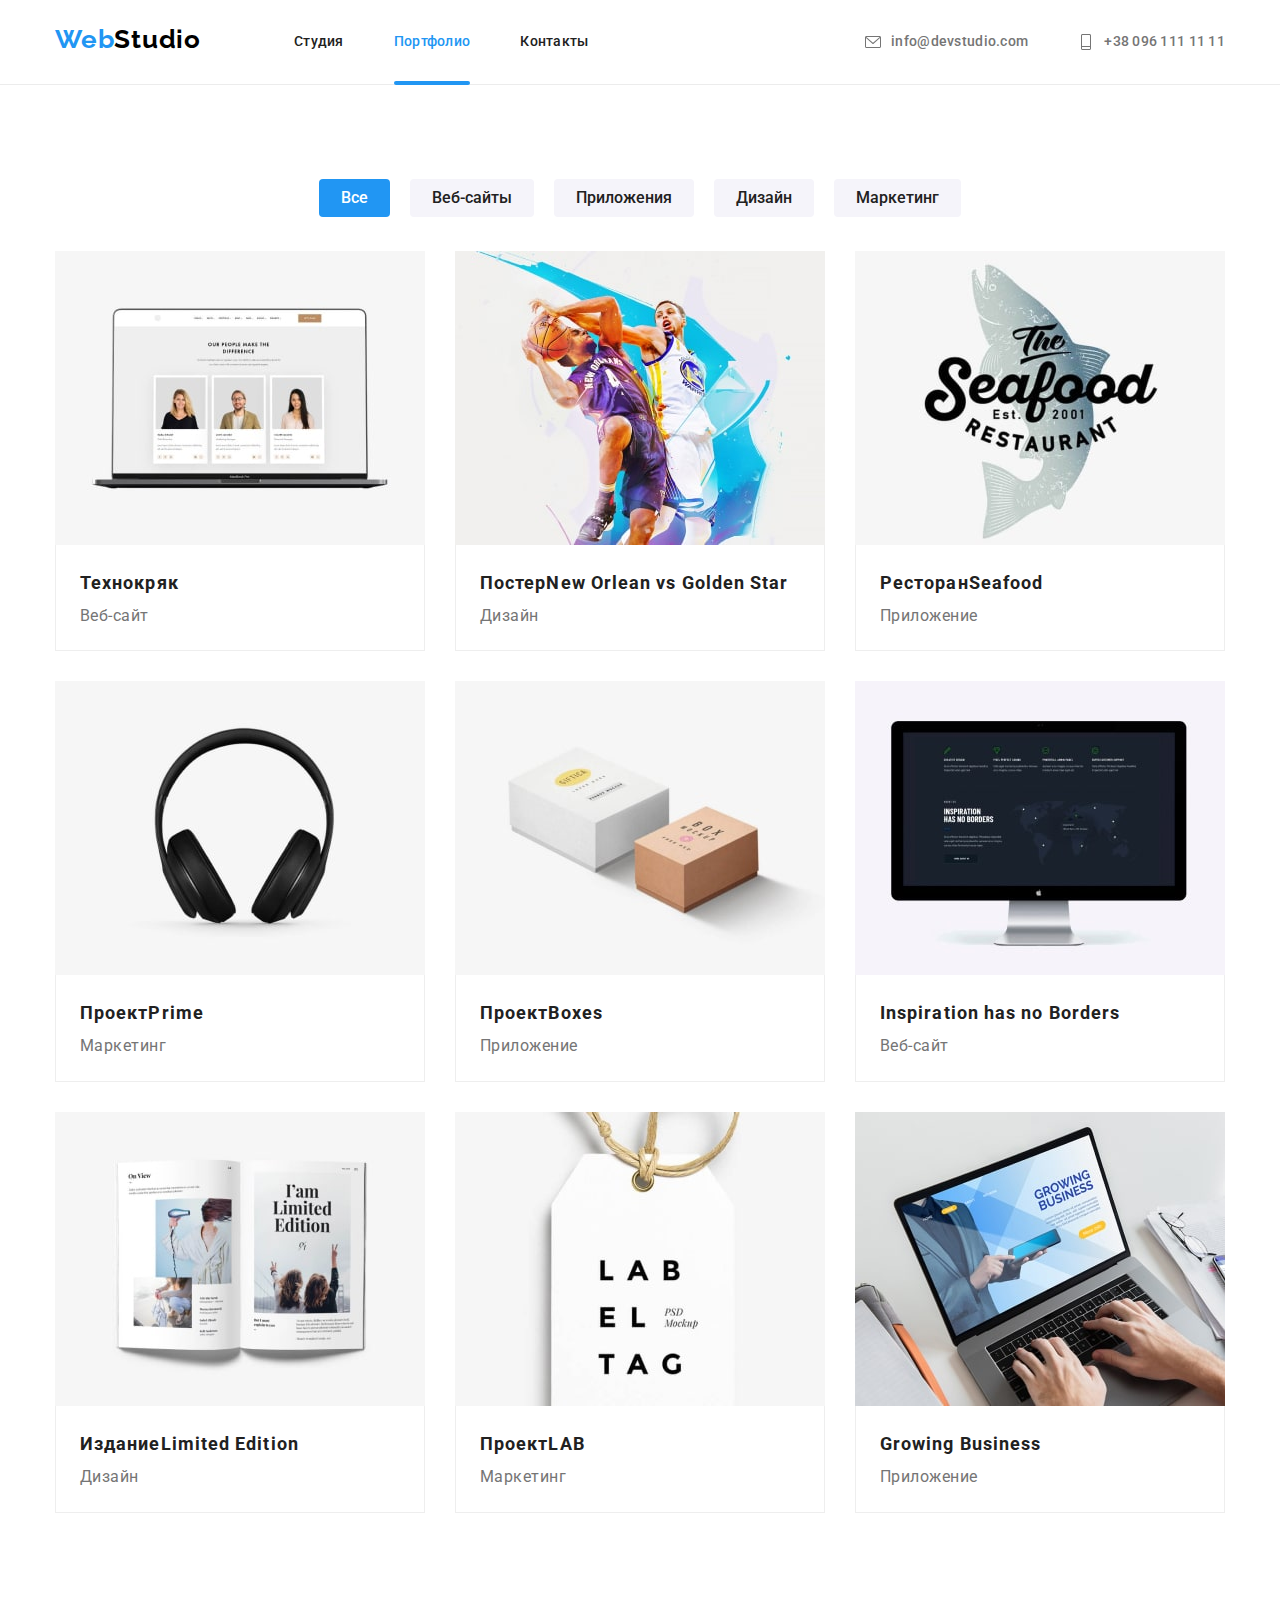
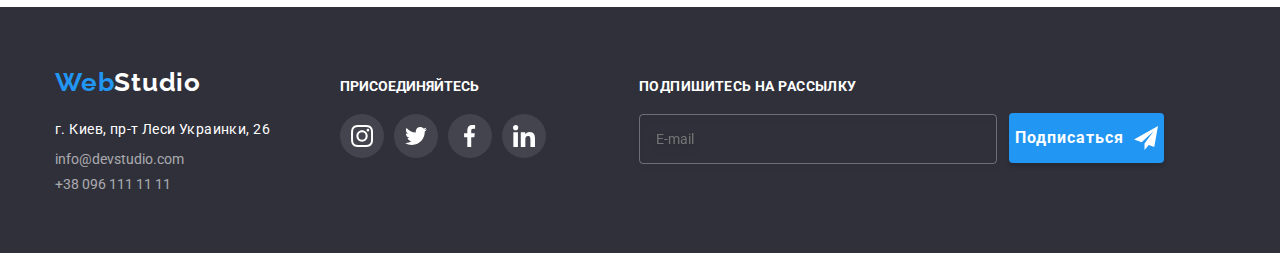
<file: portfolio.html>
<!DOCTYPE html>
<html lang="ru">
<head>
   <meta charset="UTF-8">
   <meta http-equiv="X-UA-Compatible" content="IE=edge">
   <meta name="viewport" content="width=device-width, initial-scale=1.0">
   <title>Портфолио</title>
   <link href="https://fonts.googleapis.com/css2?family=Raleway:wght@700&family=Roboto:wght@400;500;700;900&display=swap"
      rel="stylesheet">
   <link rel="stylesheet" href="https://cdnjs.cloudflare.com/ajax/libs/modern-normalize/1.1.0/modern-normalize.min.css" />
   <link rel="stylesheet" href="./css/styles.css">
</head>
<body>
      <!-- Верхняя шапка -->
      <header class="header">
         <div class="container head">
         <a href="./index.html" rel="noopener noreferrer" class="logo" lang="en">Web<span class="logo-primary">Studio</span></a>
         <nav class="nav">
            <ul class="nav-list">
               <li class="nav-item"><a class="nav-link" href="./index.html">Студия</a></li>
               <li class="nav-item"><a class="nav-link curent" href="./portfolio.html">Портфолио</a></li>
               <li class="nav-item"><a class="nav-link" href="">Контакты</a></li>
            </ul>
         </nav>
            <ul class="contact-list">
               <li class="contact-item">
                  <a class="contact-link" href="mailto:info@devstudio.com"> <svg class="icon-contact">
                     <use href="./images/icon/icons.svg#icon-mail-icon" ></use>
                  </svg>info@devstudio.com</a>
               </li>
               <li class="contact-item">
                  <a class="contact-link" href="tel:+380961111111"><svg class="icon-contact">
                     <use href="./images/icon/icons.svg#icon-phone-icon" ></use>
                  </svg>+38 096 111 11 11</a>
               </li>
            </ul>
         </div>
      </header>
      <main>
         <!-- Верхняя линия -->
      <section class="section content">
         <div class="container content">
            <h1 class="visually-hidden">Портфолио</h1>
            <ul class="content-primary-list">
               <li class="content-list">
                  <button class="content-button curent" type="button">Все</button>
               </li>
               <li class="content-list">
                  <button class="content-button" type="button">Веб-сайты</button>
               </li>
               <li class="content-list">
                  <button class="content-button" type="button">Приложения</button>
               </li>
               <li class="content-list">
                  <button class="content-button" type="button">Дизайн</button>
               </li>
               <li class="content-list">
                  <button class="content-button" type="button">Маркетинг</button>
               </li>
            </ul>
            <ul class="content-secondary-list">
               <li class="wrap-items">
                  <a href="" class="content-link">
                     <div class="content-overlay-box">
                        <img class="content-image" width="370" height="294" src="./images/portfolio-img1-min.jpg" alt="Ноутбук">
                        <div class="content-overlay">
                           <p class="content-overlay-caption">
                              Технокряк это современная площадка распространения коронавируса. Компании используют эту платформу для цифрового
                              шпионажа и атак на защищённые сервера конкурентов.
                           </p>
                        </div>
                     </div>
                     <div class="content-block">
                        <h2 class="content-title">Технокряк</h2>
                        <p class="content-text">Веб-сайт</p>
                     </div>
                  </a>
               </li>
               <li class="wrap-items">
                  <a href="" class="content-link">
                     <div class="content-overlay-box">
                        <img class="content-image" width="370" height="294" src="./images/portfolio-img2-min.jpg" alt="Постер">
                        <div class="content-overlay">
                           <p class="content-overlay-caption">
                              Lorem ipsum dolor sit amet consectetur adipisicing elit. Inventore culpa dignissimos vero dicta. Aspernatur eos voluptate dignissimos enim obcaecati ducimus?
                           </p>
                        </div>
                     </div>
                     <div class="content-block">
                        <h2 class="content-title">Постер<span lang="en">New Orlean vs Golden Star</span></h2>
                        <p class="content-text">Дизайн</p>
                     </div>
                  </a>
               </li>
               <li class="wrap-items">
                  <a href="" class="content-link">
                     <div class="content-overlay-box">
                        <img class="content-image" width="370" height="294" src="./images/portfolio-img3-min.jpg" alt="Ресторан">
                        <div class="content-overlay">
                           <p class="content-overlay-caption">
                              Lorem ipsum dolor sit amet consectetur adipisicing elit. Inventore culpa dignissimos vero dicta. Aspernatur eos
                              voluptate dignissimos enim obcaecati ducimus?
                           </p>
                        </div>
                     </div>
                     <div class="content-block">
                        <h2 class="content-title">Ресторан<span lang="en">Seafood</span></h2>
                        <p class="content-text">Приложение</p>
                     </div>
                  </a>
               </li>
               <li class="wrap-items">
                  <a href="" class="content-link">
                     <div class="content-overlay-box">
                        <img class="content-image" width="370" height="294" src="./images/portfolio-img4-min.jpg" alt="Наушник">
                        <div class="content-overlay">
                           <p class="content-overlay-caption">
                              Lorem ipsum dolor sit amet consectetur adipisicing elit. Inventore culpa dignissimos vero dicta. Aspernatur eos
                              voluptate dignissimos enim obcaecati ducimus?
                           </p>
                        </div>
                     </div>
                     <div class="content-block">
                        <h2 class="content-title">Проект<span lang="en">Prime</span></h2>
                        <p class="content-text">Маркетинг</p>
                     </div>
                  </a>
               </li>
               <li class="wrap-items">
                  <a href="" class="content-link">
                     <div class="content-overlay-box">
                        <img class="content-image" width="370" height="294" src="./images/portfolio-img5-min.jpg" alt="Коробки">
                        <div class="content-overlay">
                           <p class="content-overlay-caption">
                              Lorem ipsum dolor sit amet consectetur adipisicing elit. Inventore culpa dignissimos vero dicta. Aspernatur eos
                              voluptate dignissimos enim obcaecati ducimus?
                           </p>
                        </div>
                     </div>
                     <div class="content-block">
                        <h2 class="content-title">Проект<span lang="en">Boxes</span></h2>
                        <p class="content-text">Приложение</p>
                     </div>
                  </a>
               </li>
               <li class="wrap-items">
                  <a href="" class="content-link">
                     <div class="content-overlay-box">
                        <img class="content-image" width="370" height="294" src="./images/portfolio-img6-min.jpg" alt="Компьютер">
                        <div class="content-overlay">
                           <p class="content-overlay-caption">
                              Lorem ipsum dolor sit amet consectetur adipisicing elit. Inventore culpa dignissimos vero dicta. Aspernatur eos
                              voluptate dignissimos enim obcaecati ducimus?
                           </p>
                        </div>
                     </div>
                     <div class="content-block">
                        <h2 class="content-title" lang="en">Inspiration has no Borders</h2>
                        <p class="content-text">Веб-сайт</p>
                     </div>
                  </a>
               </li>
               <li class="wrap-items">
                  <a href="" class="content-link">
                     <div class="content-overlay-box">
                        <img class="content-image" width="370" height="294" src="./images/portfolio-img7-min.jpg" alt="Книга">
                        <div class="content-overlay">
                           <p class="content-overlay-caption">
                              Lorem ipsum dolor sit amet consectetur adipisicing elit. Inventore culpa dignissimos vero dicta. Aspernatur eos
                              voluptate dignissimos enim obcaecati ducimus?
                           </p>
                        </div>
                     </div>
                     <div class="content-block">
                        <h2 class="content-title">Издание<span lang="en">Limited Edition</span></h2>
                        <p class="content-text">Дизайн</p>
                     </div>
                  </a>
               </li>
               <li class="wrap-items">
                  <a href="" class="content-link">
                     <div class="content-overlay-box">
                        <img class="content-image" width="370" height="294" src="./images/portfolio-img8-min.jpg" alt="Бирка">
                        <div class="content-overlay">
                           <p class="content-overlay-caption">
                              Lorem ipsum dolor sit amet consectetur adipisicing elit. Inventore culpa dignissimos vero dicta. Aspernatur eos
                              voluptate dignissimos enim obcaecati ducimus?
                           </p>
                        </div>
                     </div>
                     <div class="content-block"><h2 class="content-title">Проект<span lang="en">LAB</span></h2>
                     <p class="content-text">Маркетинг</p>
                  </div>
                  </a>
               </li>
               <li class="wrap-items">
                  <a href="" class="content-link">
                     <div class="content-overlay-box">
                        <img class="content-image" width="370" height="294" src="./images/portfolio-img9-min.jpg" alt="Бизнес">
                        <div class="content-overlay">
                           <p class="content-overlay-caption">
                              Lorem ipsum dolor sit amet consectetur adipisicing elit. Inventore culpa dignissimos vero dicta. Aspernatur eos
                              voluptate dignissimos enim obcaecati ducimus?
                           </p>
                        </div>
                     </div>
                     <div class="content-block">
                        <h2 class="content-title" lang="en">Growing Business</h2>
                        <p class="content-text">Приложение</p>
                     </div>
                  </a>
               </li>
            </ul>
         </div>
      </section>
      </main>
      <!-- Подвал -->
      <footer class="footer">
         <div class="container container-footer">
           <div class="container-logo">
            <a href="./index.html" rel="noopener noreferrer" class="logo" lang="en">Web<span
               class="logo-secondary">Studio</span></a>
            <address class="address">
               <p class="address-destination">г. Киев, пр-т Леси Украинки, 26</p>
               <ul class="address-list">
                  <li class="address-item"><a class="address-contact" href="mailto:info@devstudio.com">info@devstudio.com</a></li>
                  <li class="address-item"><a class="address-contact" href="tel:+380961111111">+38 096 111 11 11</a></li>
               </ul>
            </address>
           </div>
           <div class="container-join">
              <p class="join-title">
               присоединяйтесь
              </p>
              <ul class="join-list">
                 <li class="join-items">
                    <a href="" class="join-link"> 
                     <svg class="icon-join">
                        <use href="./images/icon/icons.svg#icon-instagram-icon"></use>
                     </svg>
                    </a>
                  </li>
                 <li class="join-items">
                    <a href="" class="join-link">
                    <svg class="icon-join">
                       <use href="./images/icon/icons.svg#icon-twitter-icon" ></use>
                    </svg>   
                     </a>
                  </li>
                 <li class="join-items">
                    <a href="" class="join-link">
                     <svg class="icon-join">
                        <use href="./images/icon/icons.svg#icon-facebook-icon" ></use>
                     </svg>                 
                    </a>
                  </li>
                 <li class="join-items">
                    <a href="" class="join-link">
                     <svg class="icon-join ">
                        <use href="./images/icon/icons.svg#icon-linkedin-icon" ></use>
                     </svg>                     
                    </a>
                  </li>
              </ul>
          </div>
         <div class="container-sign-up">
            <form action="" class="sugn-up-form">
               <div class="sign-up-box">
                  <label for="sign-up-mail" class="sign-up-label">Подпишитесь на рассылку</label>
                  <input type="email" name="sign-up-mail" id="sign-up-mail" class="sign-up-input" placeholder="E-mail">
               </div>
            <div class="sign-up-button">
               <button type="submit" class="sign-btn">Подписаться<svg class="sign-up-button-icon">
                     <use href="./images/modal-icon/modals.svg#icon-sign-up"></use>
                  </svg></button>
            </div>
         </form>
         </div>
         </div>
      </footer>
   </body>
</html>
</file>
<file: css/styles.css>
:root {
  --hover-button-color:#188CE8;
  --primary-text-color: #757575;
  --title-text-color: #212121;
  --accent-color: #2196f3;
  --primary-white-color: #ffffff;
  --button-bgc-color: #f5f4fa;
  --header-bgc-color: #2f303a;
  --team-bgc-color: #f5f4fa;
  --footer-contact-color: rgba(255, 255, 255, 0.6);
  --header-border-color: #ececec;
  --content-border-color: #eeeeee;
  --features-icon-background: #f5f4fa;
  --features-icon-color: #212121;
  --footer-icon-background: #43444d;
  --team-icon-color: #afb1b8;
  --client-border-color: #afb1b8;
  --client-logo-color: #afb1b8;
  --logo-primary-color: #000000;
  --overflow-bgc-color: rgba(33, 150, 243, 0.9);
  --timing-function: cubic-bezier(0.4, 0, 0.2, 1);
  --work-overlay-bgc-color: rgba(47, 48, 58, 0.8);
  --modal-title-color: #212121;
  --modal-icon-input-color: #212121;
  --modal-text-color: #757575;
  --modal-comment-placeholder: rgba(117, 117, 117, 0.5);
  --modal-policy-link: #2196f3;
  --modal-button-submit-color: #ffffff;
  --modal-checkbox-border-color: #212121;
}

li {
  list-style: none;
}
img {
  display: block;
}

h1,
h2,
h3,
h4,
h5,
h6,
p,
ul {
  margin: 0;
  padding: 0;
}
ul {
  display: inline-block;
  padding-left: 0;
}
.logo,
.features,
.work,
.team,
.client,
.content-item .content-button,
.content-text,
.address-destination,
.content-overlay-caption {
  letter-spacing: 0.03em;
}

.visually-hidden {
  position: absolute;
  width: 1px;
  height: 1px;
  margin: -1px;
  border: 0;
  padding: 0;
  white-space: nowrap;
  clip-path: inset(100%);
  clip: rect(0 0 0 0);
  overflow: hidden;
}

body {
  background-color: var(--primary-white-color);
  color: var(--primary-text-color);
  font-family: Roboto, sans-serif;
  font-size: 14px;
}

.container {
  width: 1200px;
  margin: 0 auto;
  padding: 0 15px;
}

.section {
  padding: 94px 0px;
}

/*  --------------------------------Header */
.header {
  border-bottom: 1px solid var(--header-border-color);
}
/* ---------------------------------Logo */
.logo {
  display: block;
  padding-top: 24px;
  padding-bottom: 24px;
  text-decoration: none;
  line-height: 1.2;
  color: var(--accent-color);
  font-family: Raleway, sans-serif;
  font-weight: 700;
  font-size: 26px;
}
.logo-primary {
  color: var(--logo-primary-color);

  font-family: Raleway, sans-serif;
  font-weight: 700;
  font-size: 26px;
}
.logo-secondary {
  color: var(--primary-white-color);

  font-family: Raleway, sans-serif;
  font-weight: 700;
  font-size: 26px;
}
/* -------------------------------------Navigation */
.nav-item .nav-link:hover,
.nav-item .nav-link:focus,
.contact-item .contact-link:hover,
.contact-item .contact-link:focus {
  color: var(--accent-color);
}
.nav {
  margin-left: 93px;
}
.nav-list {
  display: flex;
}
.nav-list .nav-item + .nav-item {
  margin-left: 50px;
}
.nav-item .nav-link {
  display: block;
  padding-top: 32px;
  padding-bottom: 32px;

  color: var(--title-text-color);

  font-weight: 500;
  line-height: 1.4;
  letter-spacing: 0.02em;
  text-decoration: none;

  transition: color 250ms var(--timing-function);
}
.nav-item .nav-link.curent {
  color: var(--accent-color);
}
.nav-link {
  position: relative;
}
.nav-link.curent::after {
  content: ' ';
  width: 100%;
  height: 4px;
  position: absolute;
  bottom: -1px;
  left: 0;

  background-color: var(--accent-color);
  border-radius: 2px;
}

/* --------------------------------Contacts */
.contact-item .contact-link {
  display: flex;
  align-items: center;
  padding-top: 32px;
  padding-bottom: 32px;

  color: var(--primary-text-color);

  font-weight: 500;
  line-height: 1.4;
  letter-spacing: 0.02em;

  transition: color 250ms var(--timing-function);
}
.container.head {
  display: flex;
}
.contact-link,
.address-contact {
  text-decoration: none;
}
.contact-list {
  display: flex;
  margin-left: auto;
}
.contact-list .contact-item + .contact-item {
  margin-left: 50px;
}
.contact-item {
  display: flex;
  align-items: center;
}

.icon-contact {
  width: 16px;
  height: 16px;
  margin-right: 10px;
  fill: currentColor;
}
/* --------------------------------------Hero */

.section.main {
  padding-top: 200px;
  padding-bottom: 200px;
  text-align: center;
  max-width: 1600px;
  height: 600px;
  margin-left: auto;
  margin-right: auto;

  background-image: linear-gradient(to right, rgba(47, 48, 58, 0.4), rgba(47, 48, 58, 0.4)),
    url('../images/background.jpg');
  background-position: center;
  background-repeat: no-repeat;
  background-size: cover;
  background-color: var(--header-bgc-color);
}

.main-title {
  width: 696px;
  margin: 0 auto;
  color: var(--primary-white-color);
  font-size: 44px;
  font-weight: 900;
  line-height: 1.36;
  letter-spacing: 0.06em;
  text-transform: uppercase;
}

/* --------------------------------------Button (modal page) */
.main-button {
  display: inline-block;
  margin-top: 30px;
  margin-left: auto;
  margin-right: auto;
  padding: 10px 32px;

  color: var(--primary-white-color);
  background-color: var(--accent-color);

  font-family: Roboto, sans-serif;
  font-weight: 700;
  line-height: 1.87;
  font-size: 16px;
  letter-spacing: 0.06em;
  border-style: none;
  cursor: pointer;
  border-radius: 4px;
}
.main-button :hover,
.main-button :focus{
  color:var(--primary-white-color);
  background-color: var(--hover-button-color);
}
.backdrop {
  position: fixed;
  top: 0;
  left: 0;
  width: 100%;
  height: 100%;
  margin: 17px auto;

  background-color: rgba(0, 0, 0, 0.2);

  opacity: 1;
  visibility: visible;
  transition: opacity 250ms var(--timing-function), visibility 250ms var(--timing-function);
}
.backdrop.is-hidden {
  opacity: 0;
  visibility: hidden;
  pointer-events: none;
}
.modal {
  position: fixed;
  top: 50%;
  left: 50%;
  transform: translate(-50%, -50%);
  padding: 40px;
  min-width: 528px;
  min-height: 581px;

  background-color: #fff;
  border-radius: 4px;
  box-shadow: 0px 1px 3px rgba(0, 0, 0, 0.12), 0px 1px 1px rgba(0, 0, 0, 0.14),
    0px 2px 1px rgba(0, 0, 0, 0.2);
}
.modal-title {
  margin-bottom: 12px;
  font-weight: 700;
  font-size: 20px;
  line-height: 1.15;
  letter-spacing: 0.03em;

  color: var(--modal-title-color);
}
/* -------------------------------Modal Form ----------- */
.modal-box {
  margin: 0;
  padding: 0;
}
.modal-box :nth-child(4){
  margin-bottom: 20px;
}
.modal-form-box {
  /* display: block; */
  width: 100%;
  margin-bottom: 10px;
}

.modal-input {
  padding-left: 42px;
  width: 100%;
  height: 40px;

  border-radius: 4px;
  border: 1px solid rgba(33, 33, 33, 0.2);
  outline: none;

  transition: border-color 250ms var(--timing-function);
}
.modal-label {
  display: block;
  padding-bottom: 4px;
  font-weight: normal;
  font-size: 12px;
  line-height: 1.16;
  letter-spacing: 0.01em;

  color: var(--modal-text-color);
}
.modal-area-comment {
  padding: 12px 16px;
  width: 100%;
  height: 120px;
  border: 1px solid rgba(33, 33, 33, 0.2);
  border-radius: 4px;

  resize: none;
  outline: none;
  transition: border-color 250ms var(--timing-function);
}
.modal-area-comment:focus {
  border-color: var(--accent-color);
}

.box-icon-input {
  position: relative;
  width: 100%;

  color: var(--modal-icon-input-color);
}

.modal-input:focus {
  border-color: var(--accent-color);
}
.modal-input:focus + .modal-icon-svg {
  fill: var(--accent-color);
}

.modal-icon-svg {
  position: absolute;
  top: 50%;
  left: 15px;
  transform: translateY(-50%);
  width: 13px;
  height: 13px;
  fill: currentColor;
  transition: fill 250ms var(--timing-function);
}
/**------------ Checkbox */
.modal-form-checkbox {
  margin-bottom: 30px;
}
.modal-policy-text {
  display: flex;
  justify-content: center;
  align-items: center;
  height: 15px;
  font-size: 14px;
  line-height: 1.71;
  letter-spacing: 0.03em;
}
.modal-input-policy {
  cursor: pointer;
}
.border-checkbox {
  display: flex;
  justify-content: center;
  align-items: center;
  width: 16px;
  height: 15px;
  border: 2px solid var(--modal-checkbox-border-color);
  border-radius: 2px;
  margin-right: 8px;

  transition: background-color 250ms var(--timing-function),
    border-color 250ms var(--timing-function);
}
.icon-check {
  fill: transparent;
}
.modal-input-policy:focus + .modal-policy-text .border-checkbox,
.modal-input-policy:hover + .modal-policy-text .border-checkbox {
  border-color: #2196f3;
}

.modal-input-policy:checked + .modal-policy-text .border-checkbox {
  background-color: var(--accent-color);
  border: none;
}
.modal-input-policy:checked:focus + .modal-policy-text .icon-check {
  fill: var(--primary-white-color);
}
.modal-policy-link {
  color: var(--modal-policy-link);
  text-decoration: underline;
  font-size: 14px;
  line-height: 1.71;
  letter-spacing: 0.03em;
  text-decoration-skip-ink: none;
  margin-left: 3px;
}
.modal-button-submit {
  position: absolute;
  left: 50%;
  bottom: 40px;
  transform: translateX(-50%);
  width: 200px;
  height: 50px;

  background-color: var(--accent-color);
  color: var(--modal-button-submit-color);
  box-shadow: 0px 4px 4px rgba(0, 0, 0, 0.15);
  border-radius: 4px;
  border: none;

  font-weight: 700;
  font-size: 16px;
  line-height: 1.87;
  letter-spacing: 0.06em;
  cursor: pointer;
}
.close {
  position: absolute;
  right: 8px;
  top: 8px;

  width: 30px;
  height: 30px;
  border-radius: 50%;

  background: #ffffff;
  border: 1px solid rgba(0, 0, 0, 0.1);
  cursor: pointer;

  transition: color 250ms var(--timing-function);
}
.close:hover,
.close:focus {
  color: var(--accent-color);
}
.icon-button {
  width: 100%;
  height: 100%;
  fill: currentColor;
}

/* -------------------------------Особенности */
.features-list {
  display: flex;
  justify-content: space-between;
}
.features-list .features-item + .features-item {
  margin-left: 30px;
}
.features-item {
  width: 270px;
}
.features-caption {
  margin-bottom: 10px;

  color: var(--title-text-color);
  line-height: 1.14;
  text-transform: uppercase;
}
.features-text {
  line-height: 1.71;
}
.features-icon-container {
  display: flex;
  justify-content: center;
  align-items: center;
  height: 120px;
  margin-bottom: 30px;
  color: var(--features-icon-color);

  background-color: var(--features-icon-background);
}
.icon-features {
  width: 70px;
  height: 70px;
  fill: currentColor;
}
/* --------------------------------Чем занимаемся  */
.work-title,
.team-title,
.client-title {
  color: var(--title-text-color);
  font-size: 36px;
  font-weight: 700;
  line-height: 1.16;
}
.section.work {
  padding-top: 0;
}
.work-list {
  display: flex;
  justify-content: space-between;
}
.work-list .work-item + .work-item {
  margin-left: 30px;
}
.work-item {
  position: relative;
}
.work-overlay-box {
  display: flex;
  justify-content: center;
  align-items: center;

  position: absolute;
  width: 100%;
  height: 70px;
  bottom: 0;
  left: 0;

  background-color: var(--work-overlay-bgc-color);
}
.work-overlay-caption {
  font-weight: bold;
  line-height: 1.14;
  letter-spacing: 0.03em;
  text-transform: uppercase;

  color: var(--primary-white-color);
}
/* --------------------------------------Наша команда */
.section.team {
  background-color: var(--team-bgc-color);
}
.work-title,
.team-title,
.client-title {
  text-align: center;
  margin-bottom: 50px;
}
.team-caption {
  color: var(--title-text-color);
  font-weight: 500;
  font-size: 16px;
  line-height: 1.87;
}
.team-text {
  color: var(--primary-text-color);
  line-height: 1.87;
  margin-bottom: 16px;
}
.team-list {
  display: flex;
}
.team-item {
  box-shadow: 0px 1px 3px rgba(0, 0, 0, 0.12), 0px 1px 1px rgba(0, 0, 0, 0.14),
    0px 2px 1px rgba(0, 0, 0, 0.2);
  border-radius: 0px 0px 4px 4px;
}
.team-list .team-item + .team-item {
  margin-left: 30px;
}
.team-box {
  background-color: var(--primary-white-color);
  padding: 30px 32px;
  text-align: center;
  border-radius: 0px 0px 4px 4px;
}
.team-icon-list {
  display: flex;
}

.team-icon-list .team-icon-item + .team-icon-item {
  margin-left: 10px;
}
.team-icon-link {
  display: flex;
  justify-content: center;
  align-items: center;
  width: 44px;
  height: 44px;

  color: var(--team-icon-color);

  transition: color 250ms var(--timing-function), background-color 250ms var(--timing-function),
    border-radius 250ms var(--timing-function);
}
.icon-team {
  width: 22px;
  height: 22px;
  fill: currentColor;
}

.team-icon-link:hover,
.team-icon-link:focus {
  color: var(--primary-white-color);
  background-color: var(--accent-color);
  border-radius: 50%;
}
/*---------------------------Наши партнеры */

.client-list {
  display: flex;
}
.client-list .client-item + .client-item {
  margin-left: 30px;
}
.client-link:hover,
.client-link:focus {
  color: var(--accent-color);
  border-color: var(--accent-color);
}
.client-link {
  display: flex;
  align-items: center;
  justify-content: center;
  width: 170px;
  height: 92px;

  color: var(--client-logo-color);
  border: 1px solid var(--client-border-color);
  border-radius: 4px;

  transition: color 20ms var(--timing-function), border-color 250ms var(--timing-function);
}
.logo-client {
  width: 106px;
  height: 60px;
  fill: currentColor;
}
/*------------------------ Портфолио кнопки */
.content-primary-list .content-button {
  display: inline-block;
  padding: 6px 22px;

  color: var(--title-text-color);
  background-color: var(--button-bgc-color);
  border-style: none;
  border-radius: 4px;
  cursor: pointer;

  font-family: Roboto, sans-serif;
  font-weight: 500;
  font-size: 16px;
  line-height: 1.62;

  transition: color 250ms var(--timing-function), backgroung-color 250ms var(--timing-function),
    box-shadow 250ms var(--timing-function);
}
.content-button.curent {
  color: var(--primary-white-color);
  background-color: var(--accent-color);
}
.content-button:hover,
.content-button:focus {
  color: var(--primary-white-color);
  background-color: var(--accent-color);
  box-shadow: 0px 3px 1px rgba(0, 0, 0, 0.1), 0px 1px 2px rgba(0, 0, 0, 0.08),
    0px 2px 2px rgba(0, 0, 0, 0.12);
}
.content-primary-list {
  display: flex;
  justify-content: center;
  margin-bottom: 34px;
}

.content-primary-list .content-list + .content-list {
  margin-left: 20px;
}

/*--------------------------------Портфолио контент*/
.content-secondary-list {
  display: flex;
  flex-wrap: wrap;
}
.wrap-items {
  width: 370px;
  margin-right: 30px;
  margin-bottom: 30px;
}
.wrap-items:nth-child(3n) {
  margin-right: 0;
}
.wrap-items:nth-last-child(-n + 3) {
  margin-bottom: 0;
}

/* --------------------------------Portfolio Overflow content */
.content-overlay-box {
  position: relative;
  overflow: hidden;
}

.content-overlay {
  position: absolute;
  width: 100%;
  height: 100%;
  top: 0;
  left: 0;
  padding: 63px 24px;

  background-color: var(--overflow-bgc-color);

  transform: translateY(+101%);
  transition: transform 250ms var(--timing-function);
}
.content-link:hover .content-overlay,
.content-link:focus .content-overlay {
  transform: translateY(0);
}
.content-overlay-caption {
  color: #ffffff;

  font-size: 18px;
  line-height: 1.56;
}
/* ----------------------------------- */
.content-text {
  color: var(--primary-text-color);

  font-size: 16px;
  line-height: 1.87;
}
.content-title {
  color: var(--title-text-color);

  font-size: 18px;
  line-height: 2;
  font-weight: 700;
  letter-spacing: 0.06em;
}
.content-link {
  text-decoration: none;
  display: block;

  transition: box-shadow 250ms var(--timing-function);
}
.content-link:hover,
.content-link:focus {
  box-shadow: 0px 1px 1px rgba(0, 0, 0, 0.12), 0px 4px 4px rgba(0, 0, 0, 0.06),
    1px 4px 6px rgba(0, 0, 0, 0.16);
}
.content-block {
  padding: 20px 24px;
  border: 1px solid var(--content-border-color);
  border-top: 0;
}
/* ----------------------------------------Footer */
.footer {
  background-color: var(--header-bgc-color);
  padding: 60px 0;
}
.container.container-footer {
  display: flex;
  align-items: baseline;
}
/* -------------------------------------Footer-logo */

.address-item:not(:last-child) {
  margin-bottom: 9px;
}
.address-item .address-contact {
  font-style: normal;

  color: var(--footer-contact-color);
  transition: color 250ms var(--timing-function);
}
.address-item .address-contact:hover,
.address-item .address-contact:focus {
  color: var(--accent-color);
}
.address-destination {
  display: block;
  margin-bottom: 9px;
  color: var(--primary-white-color);
  line-height: 1.71;
  font-style: normal;
}
/* ----------------------------------------Footer-join */
.container-logo .logo {
  padding: 0;
  margin-bottom: 20px;
}
.container-join {
  margin-left: 70px;
}
.join-title {
  font-weight: bold;
  color: var(--primary-white-color);
  text-transform: uppercase;
  margin-bottom: 20px;
}
.join-list {
  display: flex;
}
.join-link {
  display: inline-flex;
  justify-content: center;
  align-items: center;
  width: 44px;
  height: 44px;
  border-radius: 50%;
  background-color: var(--footer-icon-background);
  color: var(--primary-white-color);
  transition: background-color 250ms var(--timing-function);
}
.join-link:hover,
.join-link:focus {
  color: var(--primary-white-color);
  background-color: var(--accent-color);
}
.join-list .join-items + .join-items {
  margin-left: 10px;
}
.icon-join {
  width: 22px;
  height: 22px;
  fill: currentColor;
}
/* -------------------------------Fotter Sign-up */
.container-sign-up {
  margin-left: 93px;
  display: flex;
  align-items: flex-end;
  flex-grow: 1;
}

.sign-up-label {
  margin-bottom: 20px;
  font-weight: 700;
  font-size: 14px;
  line-height: 1.15;
  letter-spacing: 0.03em;
  text-transform: uppercase;

  color: var(--primary-white-color);
}
.sign-up-input {
  width: 358px;
  height: 50px;
  padding-left: 16px;

  border: 1px solid rgba(255, 255, 255, 0.3);
  filter: drop-shadow(0px 4px 4px rgba(0, 0, 0, 0.15));
  border-radius: 4px;
  background-color: transparent;
  color: var(--primary-white-color);
}
.sign-up-box {
  display: flex;
  flex-direction: column;
}
.sugn-up-form {
  display: flex;
  width: 358px;
}
.sign-up-button {
  margin-left: 12px;
  width: 200px;
  height: 50px;
  color: #ececec;
  margin-top: 35px;
}
.sign-btn {
  width: 100%;
  height: 100%;
  display: flex;
  align-items: center;
  justify-content: center;
  text-align: center;

  box-shadow: 0px 4px 4px rgba(0, 0, 0, 0.15);
  color: var(--primary-white-color);
  background-color: var(--accent-color);
  border-radius: 4px;
  border: none;
  cursor: pointer;

  font-weight: 700;
  font-size: 16px;
  line-height: 1.87;
  letter-spacing: 0.06em;
}
.sign-up-button-icon {
  margin-left: 10px;
  width: 24px;
  height: 24px;
  fill: currentColor;
}
</file>
